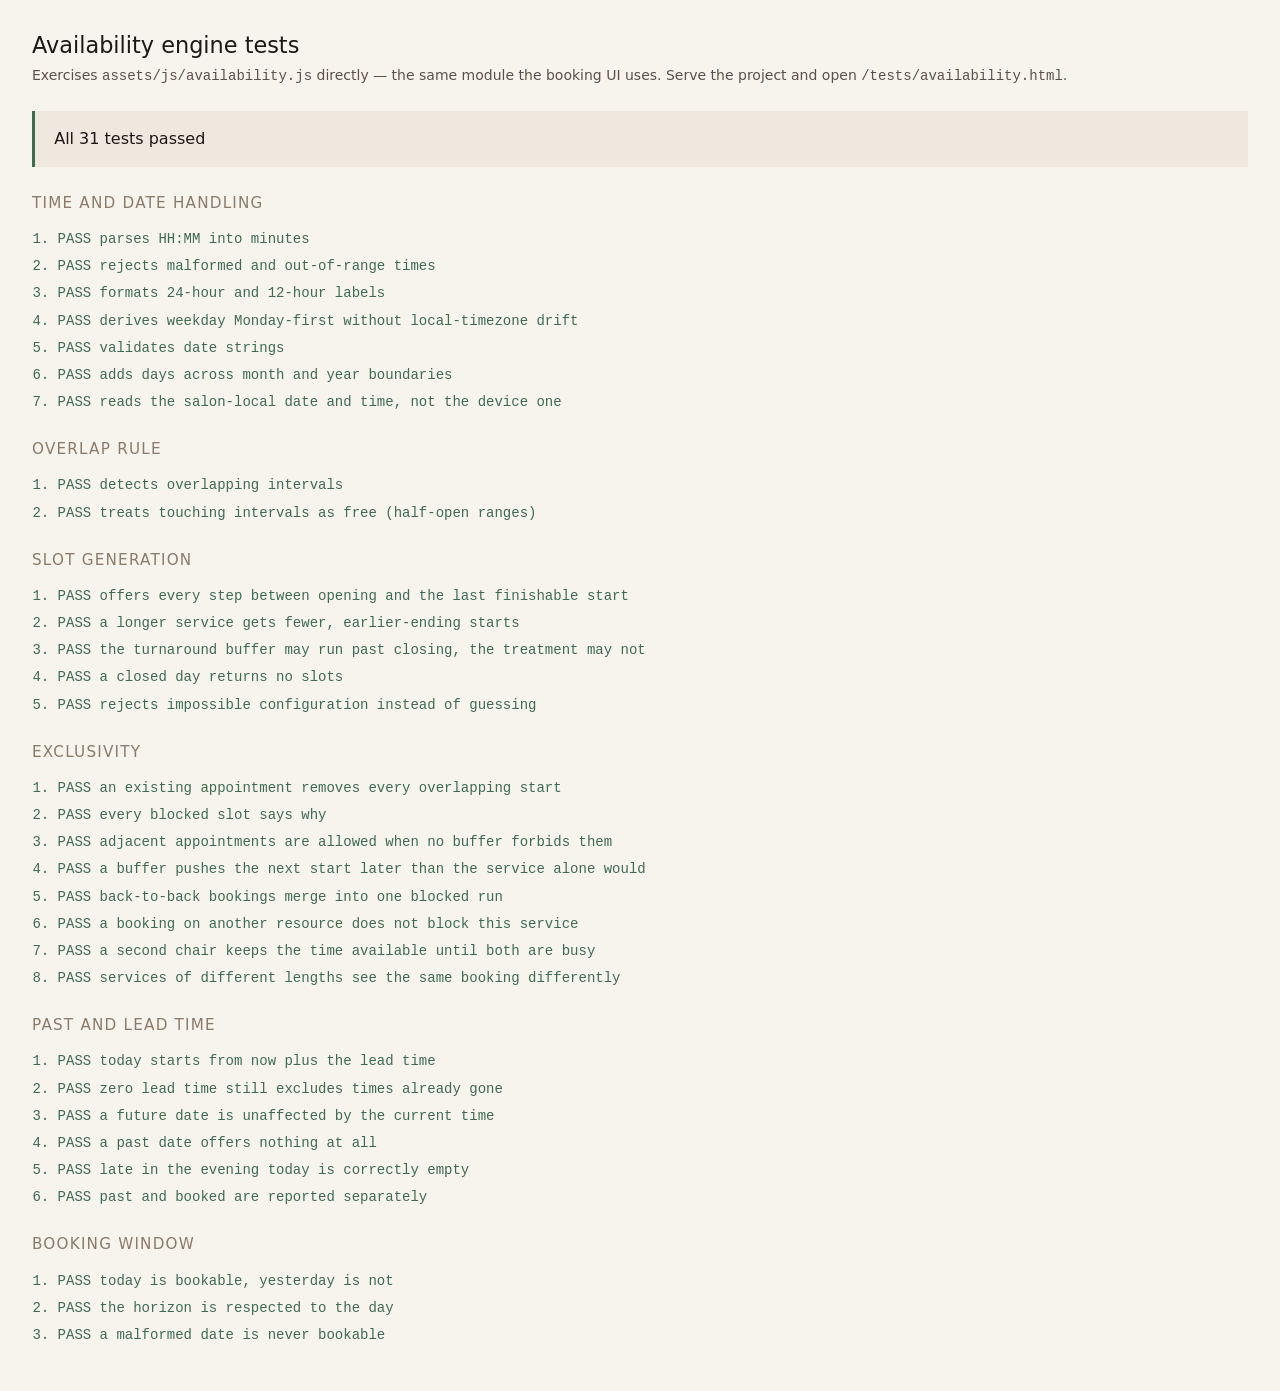
<file: tests/availability.html>
<!DOCTYPE html>
<html lang="en">
<head>
<meta charset="UTF-8">
<meta name="viewport" content="width=device-width, initial-scale=1">
<title>Availability engine tests</title>
<style>
  :root { color-scheme: light; }
  body { font: 14px/1.6 ui-monospace, 'Cascadia Code', Menlo, monospace;
         background: #F7F3ED; color: #1C1815; margin: 0; padding: 2rem; }
  h1 { font: 500 1.4rem/1.2 system-ui; margin: 0 0 0.3rem; }
  .sub { font: 14px/1.6 system-ui; color: #5C5147; margin: 0 0 1.5rem; }
  #summary { padding: 1rem 1.2rem; border-left: 3px solid #A17746; background: #EFE8DF; margin-bottom: 1.5rem;
             font: 500 1rem/1.5 system-ui; }
  #summary.pass { border-left-color: #3F6B4F; }
  #summary.fail { border-left-color: #93352B; }
  ol { padding-left: 1.6rem; }
  li { margin-bottom: 0.3rem; }
  .ok   { color: #3F6B4F; }
  .bad  { color: #93352B; font-weight: 700; }
  .why  { color: #5C5147; display: block; padding-left: 1rem; }
  h2 { font: 500 0.95rem/1.4 system-ui; margin: 1.6rem 0 0.4rem; text-transform: uppercase;
       letter-spacing: 0.08em; color: #8B7B6B; }
</style>
</head>
<body>

<h1>Availability engine tests</h1>
<p class="sub">
  Exercises <code>assets/js/availability.js</code> directly &mdash; the same module the booking
  UI uses. Serve the project and open <code>/tests/availability.html</code>.
</p>

<div id="summary">Running&hellip;</div>
<div id="results"></div>

<script src="../assets/js/availability.js"></script>
<script>
(function () {
  'use strict';

  var AV = window.SalonAvailability;
  var results = [];
  var currentGroup = null;

  function group(name) { currentGroup = name; }

  function test(name, fn) {
    try {
      fn();
      results.push({ group: currentGroup, name: name, pass: true });
    } catch (err) {
      results.push({ group: currentGroup, name: name, pass: false, why: err.message });
    }
  }

  function eq(actual, expected, label) {
    var a = JSON.stringify(actual), b = JSON.stringify(expected);
    if (a !== b) throw new Error((label ? label + ': ' : '') + 'expected ' + b + ', got ' + a);
  }
  function ok(value, label) { if (!value) throw new Error(label || 'expected truthy'); }
  function throws(fn, label) {
    var threw = false;
    try { fn(); } catch (e) { threw = true; }
    if (!threw) throw new Error((label || 'expected a throw') + ' but nothing was thrown');
  }

  /* Shorthands used throughout. Hours match the salon: 10:00 to 22:00. */
  var HOURS = { open: '10:00', close: '22:00' };
  var CUT   = { duration: 60,  buffer: 10, resource: 'styling-chair' };   // blocks 70
  var LONG  = { duration: 120, buffer: 15, resource: 'styling-chair' };   // blocks 135
  var QUICK = { duration: 30,  buffer: 0,  resource: 'styling-chair' };   // blocks 30
  var NAILS = { duration: 45,  buffer: 10, resource: 'nail-station' };

  function slotsFor(options) {
    var base = {
      service: CUT, date: '2026-10-15', hours: HOURS, resourceCount: 1,
      bookings: [], slotStepMinutes: 15, leadTimeMinutes: 60
    };
    for (var k in options) base[k] = options[k];
    return AV.computeSlots(base);
  }
  function freeTimes(result) {
    return result.slots.filter(function (s) { return s.available; })
                       .map(function (s) { return s.time; });
  }

  /* ========================================================
     TIME AND DATE PRIMITIVES
     ======================================================== */
  group('Time and date handling');

  test('parses HH:MM into minutes', function () {
    eq(AV.parseTime('10:00'), 600);
    eq(AV.parseTime('17:30'), 1050);
    eq(AV.parseTime('00:00'), 0);
    eq(AV.parseTime('09:05:00'), 545, 'seconds tolerated');
  });

  test('rejects malformed and out-of-range times', function () {
    throws(function () { AV.parseTime('25:00'); }, 'hour 25');
    throws(function () { AV.parseTime('10:60'); }, 'minute 60');
    throws(function () { AV.parseTime('abc'); }, 'not a time');
    throws(function () { AV.parseTime(''); }, 'empty');
  });

  test('formats 24-hour and 12-hour labels', function () {
    eq(AV.formatTime(600), '10:00');
    eq(AV.formatTime(1290), '21:30');
    eq(AV.formatTimeLabel(600), '10:00 AM');
    eq(AV.formatTimeLabel(1020), '5:00 PM');
    eq(AV.formatTimeLabel(720), '12:00 PM', 'noon is 12 PM not 0 PM');
    eq(AV.formatTimeLabel(0), '12:00 AM', 'midnight is 12 AM');
  });

  test('derives weekday Monday-first without local-timezone drift', function () {
    eq(AV.weekdayMondayFirst('2026-10-12'), 0, 'Monday');
    eq(AV.weekdayMondayFirst('2026-10-17'), 5, 'Saturday');
    eq(AV.weekdayMondayFirst('2026-10-18'), 6, 'Sunday');
    eq(AV.weekdayMondayFirst('2026-01-01'), 3, 'Thursday');
  });

  test('validates date strings', function () {
    ok(AV.isValidDateString('2026-02-28'));
    ok(!AV.isValidDateString('2026-02-30'), 'Feb 30 is not a date');
    ok(!AV.isValidDateString('2026-13-01'), 'month 13');
    ok(!AV.isValidDateString('15-10-2026'), 'wrong order');
    ok(AV.isValidDateString('2028-02-29'), '2028 is a leap year');
    ok(!AV.isValidDateString('2027-02-29'), '2027 is not');
  });

  test('adds days across month and year boundaries', function () {
    eq(AV.addDays('2026-10-30', 3), '2026-11-02');
    eq(AV.addDays('2026-12-30', 5), '2027-01-04');
    eq(AV.addDays('2028-02-28', 1), '2028-02-29');
  });

  /* Salon-local time is the whole ballgame for a Mumbai salon: UTC+5:30
     means a naive implementation lands on the wrong DAY for most of the
     Indian evening. */
  test('reads the salon-local date and time, not the device one', function () {
    // 2026-10-15 19:00 UTC is 2026-10-16 00:30 in Mumbai: next day.
    var n = AV.salonNow('Asia/Kolkata', '2026-10-15T19:00:00Z');
    eq(n.date, '2026-10-16', 'date rolls over');
    eq(n.minutes, 30, '00:30');

    // 2026-10-15 03:00 UTC is 08:30 the same morning in Mumbai.
    var m = AV.salonNow('Asia/Kolkata', '2026-10-15T03:00:00Z');
    eq(m.date, '2026-10-15');
    eq(m.minutes, 8 * 60 + 30);

    // The half-hour offset specifically.
    var h = AV.salonNow('Asia/Kolkata', '2026-10-15T11:45:00Z');
    eq(h.minutes, 17 * 60 + 15, '11:45 UTC is 17:15 IST');
  });

  /* ========================================================
     THE OVERLAP RULE
     ======================================================== */
  group('Overlap rule');

  test('detects overlapping intervals', function () {
    ok(AV.overlaps(100, 200, 150, 250), 'partial overlap');
    ok(AV.overlaps(150, 250, 100, 200), 'partial overlap, reversed');
    ok(AV.overlaps(100, 300, 150, 200), 'fully contained');
    ok(AV.overlaps(150, 200, 100, 300), 'fully containing');
    ok(AV.overlaps(100, 200, 100, 200), 'identical');
  });

  test('treats touching intervals as free (half-open ranges)', function () {
    ok(!AV.overlaps(100, 200, 200, 300), 'end meets start');
    ok(!AV.overlaps(200, 300, 100, 200), 'start meets end');
    ok(!AV.overlaps(100, 200, 201, 300), 'clear gap');
  });

  /* ========================================================
     SLOT GENERATION
     ======================================================== */
  group('Slot generation');

  test('offers every step between opening and the last finishable start', function () {
    var r = slotsFor({ now: null });
    eq(r.closed, false);
    eq(r.slots.length, 45, '10:00 to 21:00 inclusive, every 15 minutes');
    eq(r.slots[0].time, '10:00');
    eq(r.slots[r.slots.length - 1].time, '21:00', 'a 60-min service must finish by 22:00');
    eq(r.availableCount, 45);
  });

  test('a longer service gets fewer, earlier-ending starts', function () {
    var r = slotsFor({ service: LONG, now: null });
    eq(r.slots[r.slots.length - 1].time, '20:00', '120-min service must finish by 22:00');
    eq(r.slots.length, 41);
  });

  test('the turnaround buffer may run past closing, the treatment may not', function () {
    // CUT finishes at 22:00 from a 21:00 start; its 10-minute buffer
    // spills to 22:10, which is cleanup, not customer time.
    var r = slotsFor({ now: null });
    ok(freeTimes(r).indexOf('21:00') !== -1, '21:00 is offered');
    ok(freeTimes(r).indexOf('21:15') === -1, '21:15 would finish at 22:15');
  });

  test('a closed day returns no slots', function () {
    var r = slotsFor({ hours: null, now: null });
    eq(r.closed, true);
    eq(r.slots.length, 0);
    eq(r.availableCount, 0);
  });

  test('rejects impossible configuration instead of guessing', function () {
    throws(function () { slotsFor({ hours: { open: '20:00', close: '10:00' } }); }, 'close before open');
    throws(function () { AV.computeSlots({ service: CUT, date: 'not-a-date', hours: HOURS }); }, 'bad date');
    throws(function () { AV.computeSlots({ date: '2026-10-15', hours: HOURS }); }, 'missing service');
    throws(function () {
      AV.computeSlots({ service: { duration: 0, resource: 'x' }, date: '2026-10-15', hours: HOURS });
    }, 'zero duration');
    throws(function () {
      AV.computeSlots({ service: { duration: -30, resource: 'x' }, date: '2026-10-15', hours: HOURS });
    }, 'negative duration');
  });

  /* ========================================================
     EXCLUSIVITY — the core requirement
     ======================================================== */
  group('Exclusivity');

  test('an existing appointment removes every overlapping start', function () {
    // Someone booked 17:00. A 60+10 service blocks 17:00-18:10.
    var r = slotsFor({
      now: null,
      bookings: [{ resource: 'styling-chair', start: '17:00', end: '18:10' }]
    });
    var free = freeTimes(r);

    eq(free.indexOf('17:00'), -1, '17:00 itself is gone');
    eq(free.indexOf('16:00'), -1, '16:00 would run to 17:10');
    eq(free.indexOf('18:00'), -1, '18:00 would run to 19:10 but starts inside the block');
    ok(free.indexOf('15:45') !== -1, '15:45 finishes at 16:55, clear');
    ok(free.indexOf('18:15') !== -1, '18:15 starts after the block ends at 18:10');

    // Exactly the contiguous blocked run, nothing more, nothing less.
    var blocked = r.slots.filter(function (s) { return !s.available; })
                         .map(function (s) { return s.time; });
    eq(blocked, ['16:00','16:15','16:30','16:45','17:00','17:15','17:30','17:45','18:00']);
  });

  test('every blocked slot says why', function () {
    var r = slotsFor({
      now: null,
      bookings: [{ resource: 'styling-chair', start: '17:00', end: '18:10' }]
    });
    r.slots.forEach(function (s) {
      if (!s.available) eq(s.reason, 'booked', s.time);
      else eq(s.reason, null, s.time);
    });
  });

  test('adjacent appointments are allowed when no buffer forbids them', function () {
    // QUICK has no buffer: a 17:00-17:30 booking leaves 17:30 free.
    var r = slotsFor({
      service: QUICK, now: null,
      bookings: [{ resource: 'styling-chair', start: '17:00', end: '17:30' }]
    });
    var free = freeTimes(r);
    ok(free.indexOf('17:30') !== -1, '17:30 starts exactly as the other ends');
    ok(free.indexOf('16:30') !== -1, '16:30 ends exactly as the other starts');
    eq(free.indexOf('17:00'), -1);
    eq(free.indexOf('17:15'), -1);
  });

  test('a buffer pushes the next start later than the service alone would', function () {
    // The brief's example: a 5:00 PM booking does NOT simply free 5:30.
    var r = slotsFor({
      service: { duration: 30, buffer: 15, resource: 'styling-chair' },
      now: null,
      bookings: [{ resource: 'styling-chair', start: '17:00', end: '17:45' }]
    });
    var free = freeTimes(r);
    eq(free.indexOf('17:30'), -1, '17:30 still sits inside the previous booking plus buffer');
    ok(free.indexOf('17:45') !== -1, '17:45 is the real next start');
  });

  test('back-to-back bookings merge into one blocked run', function () {
    var r = slotsFor({
      now: null,
      bookings: [
        { resource: 'styling-chair', start: '12:00', end: '13:10' },
        { resource: 'styling-chair', start: '13:10', end: '14:20' }
      ]
    });
    var free = freeTimes(r);
    eq(free.indexOf('13:00'), -1);
    eq(free.indexOf('13:15'), -1);
    ok(free.indexOf('14:30') !== -1, 'clear once both are done');
  });

  test('a booking on another resource does not block this service', function () {
    var r = slotsFor({
      now: null,
      bookings: [{ resource: 'nail-station', start: '17:00', end: '17:55' }]
    });
    ok(freeTimes(r).indexOf('17:00') !== -1, 'a manicure cannot occupy the styling chair');
    eq(r.availableCount, 45);
  });

  test('a second chair keeps the time available until both are busy', function () {
    var one = slotsFor({
      now: null, resourceCount: 2,
      bookings: [{ resource: 'styling-chair', resourceIndex: 0, start: '17:00', end: '18:10' }]
    });
    ok(freeTimes(one).indexOf('17:00') !== -1, 'chair 2 is still free');
    eq(one.slots.filter(function (s) { return s.time === '17:00'; })[0].resourceIndex, 1,
       'and the engine says which chair it would use');

    var both = slotsFor({
      now: null, resourceCount: 2,
      bookings: [
        { resource: 'styling-chair', resourceIndex: 0, start: '17:00', end: '18:10' },
        { resource: 'styling-chair', resourceIndex: 1, start: '17:00', end: '18:10' }
      ]
    });
    eq(freeTimes(both).indexOf('17:00'), -1, 'now it is genuinely gone');
  });

  test('services of different lengths see the same booking differently', function () {
    var booking = [{ resource: 'styling-chair', start: '14:00', end: '15:10' }];
    var shortSvc = slotsFor({ service: QUICK, now: null, bookings: booking });
    var longSvc  = slotsFor({ service: LONG,  now: null, bookings: booking });

    // A 30-minute service can squeeze in at 13:30 (ends 14:00).
    ok(freeTimes(shortSvc).indexOf('13:30') !== -1, '30-min fits right up to the block');
    // A 120+15 service starting at 13:30 would run to 15:45: no.
    eq(freeTimes(longSvc).indexOf('13:30'), -1, '120-min does not fit the same gap');
    ok(freeTimes(longSvc).indexOf('15:10') === -1, '15:10 is off the 15-minute grid anyway');
    ok(freeTimes(longSvc).indexOf('15:15') !== -1, '15:15 clears the block');
  });

  /* ========================================================
     TIME THAT HAS PASSED
     ======================================================== */
  group('Past and lead time');

  test('today starts from now plus the lead time', function () {
    var r = slotsFor({ now: { date: '2026-10-15', minutes: 16 * 60 }, leadTimeMinutes: 60 });
    var free = freeTimes(r);
    eq(free[0], '17:00', 'one hour of notice from 16:00');
    eq(free.indexOf('16:45'), -1);
    r.slots.filter(function (s) { return s.time < '17:00'; })
           .forEach(function (s) { eq(s.reason, 'past', s.time); });
  });

  test('zero lead time still excludes times already gone', function () {
    var r = slotsFor({ now: { date: '2026-10-15', minutes: 16 * 60 + 5 }, leadTimeMinutes: 0 });
    eq(freeTimes(r)[0], '16:15', 'the 16:00 slot has started');
  });

  test('a future date is unaffected by the current time', function () {
    var r = slotsFor({ date: '2026-10-20', now: { date: '2026-10-15', minutes: 21 * 60 } });
    eq(r.availableCount, 45, 'a later date opens fully');
  });

  test('a past date offers nothing at all', function () {
    var r = slotsFor({ date: '2026-10-01', now: { date: '2026-10-15', minutes: 600 } });
    eq(r.availableCount, 0);
    ok(r.slots.length > 0, 'the slots still render, as disabled');
    r.slots.forEach(function (s) { eq(s.reason, 'past', s.time); });
  });

  test('late in the evening today is correctly empty', function () {
    var r = slotsFor({ now: { date: '2026-10-15', minutes: 21 * 60 + 30 }, leadTimeMinutes: 60 });
    eq(r.availableCount, 0, 'nothing can still be fitted in before 22:00');
  });

  test('past and booked are reported separately', function () {
    var r = slotsFor({
      now: { date: '2026-10-15', minutes: 16 * 60 }, leadTimeMinutes: 60,
      bookings: [{ resource: 'styling-chair', start: '18:00', end: '19:10' }]
    });
    var byTime = {};
    r.slots.forEach(function (s) { byTime[s.time] = s.reason; });
    eq(byTime['11:00'], 'past');
    eq(byTime['18:00'], 'booked');
    eq(byTime['20:00'], null);
  });

  /* ========================================================
     CALENDAR WINDOW
     ======================================================== */
  group('Booking window');

  test('today is bookable, yesterday is not', function () {
    var now = { date: '2026-10-15', minutes: 600 };
    ok(AV.isDateBookable('2026-10-15', now, 45), 'today');
    ok(!AV.isDateBookable('2026-10-14', now, 45), 'yesterday');
  });

  test('the horizon is respected to the day', function () {
    var now = { date: '2026-10-15', minutes: 600 };
    ok(AV.isDateBookable('2026-11-29', now, 45), 'exactly 45 days out');
    ok(!AV.isDateBookable('2026-11-30', now, 45), 'one day past the horizon');
  });

  test('a malformed date is never bookable', function () {
    var now = { date: '2026-10-15', minutes: 600 };
    ok(!AV.isDateBookable('2026-02-31', now, 45));
    ok(!AV.isDateBookable('rubbish', now, 45));
  });

  /* ========================================================
     REPORT
     ======================================================== */
  var passed = results.filter(function (r) { return r.pass; }).length;
  var failed = results.length - passed;

  var summary = document.getElementById('summary');
  summary.className = failed ? 'fail' : 'pass';
  summary.textContent = failed
    ? failed + ' of ' + results.length + ' tests FAILED'
    : 'All ' + results.length + ' tests passed';

  var host = document.getElementById('results');
  var lastGroup = null;
  var list = null;
  results.forEach(function (r) {
    if (r.group !== lastGroup) {
      lastGroup = r.group;
      var h = document.createElement('h2');
      h.textContent = r.group;
      host.appendChild(h);
      list = document.createElement('ol');
      host.appendChild(list);
    }
    var li = document.createElement('li');
    li.className = r.pass ? 'ok' : 'bad';
    li.textContent = (r.pass ? 'PASS  ' : 'FAIL  ') + r.name;
    if (!r.pass) {
      var why = document.createElement('span');
      why.className = 'why';
      why.textContent = r.why;
      li.appendChild(why);
    }
    list.appendChild(li);
  });

  // Machine-readable, for the harness that drives this page.
  window.TEST_RESULTS = {
    total: results.length, passed: passed, failed: failed,
    failures: results.filter(function (r) { return !r.pass; })
                     .map(function (r) { return r.group + ' / ' + r.name + ': ' + r.why; })
  };
})();
</script>
</body>
</html>
</file>
